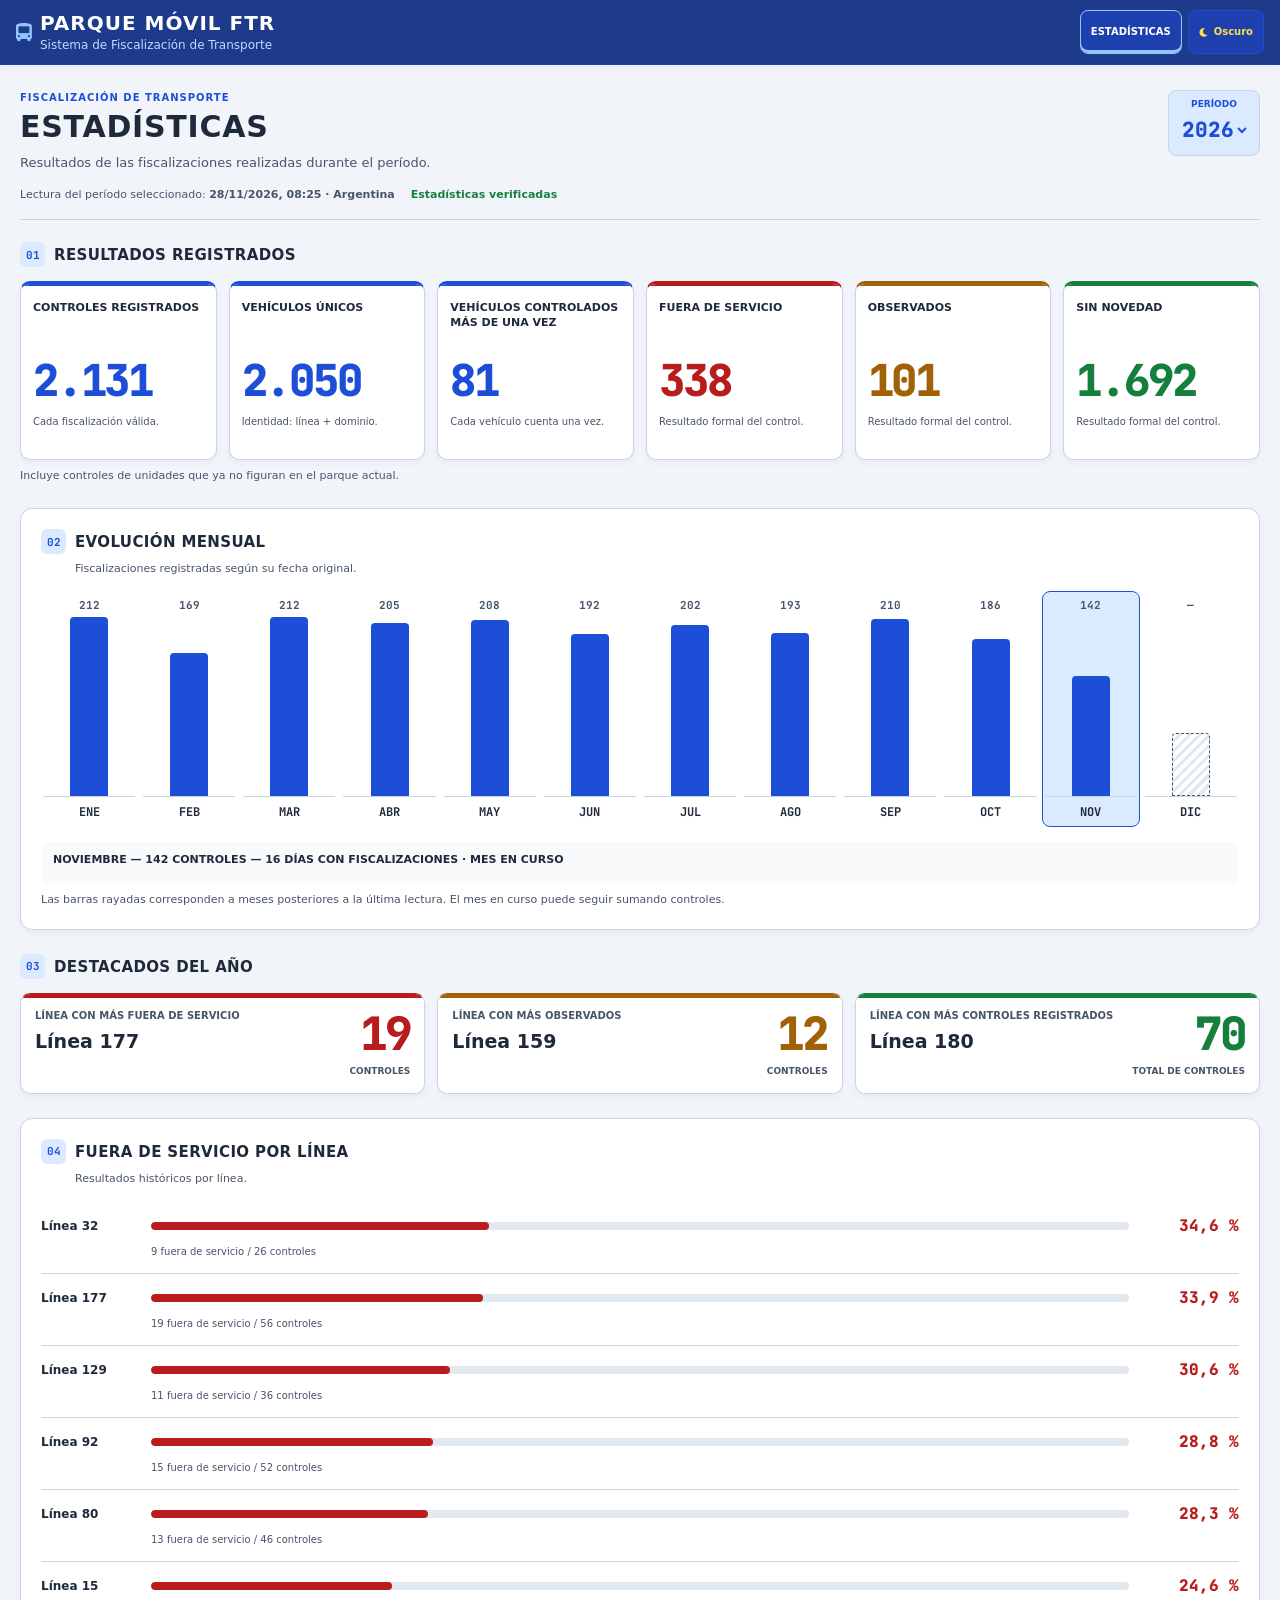
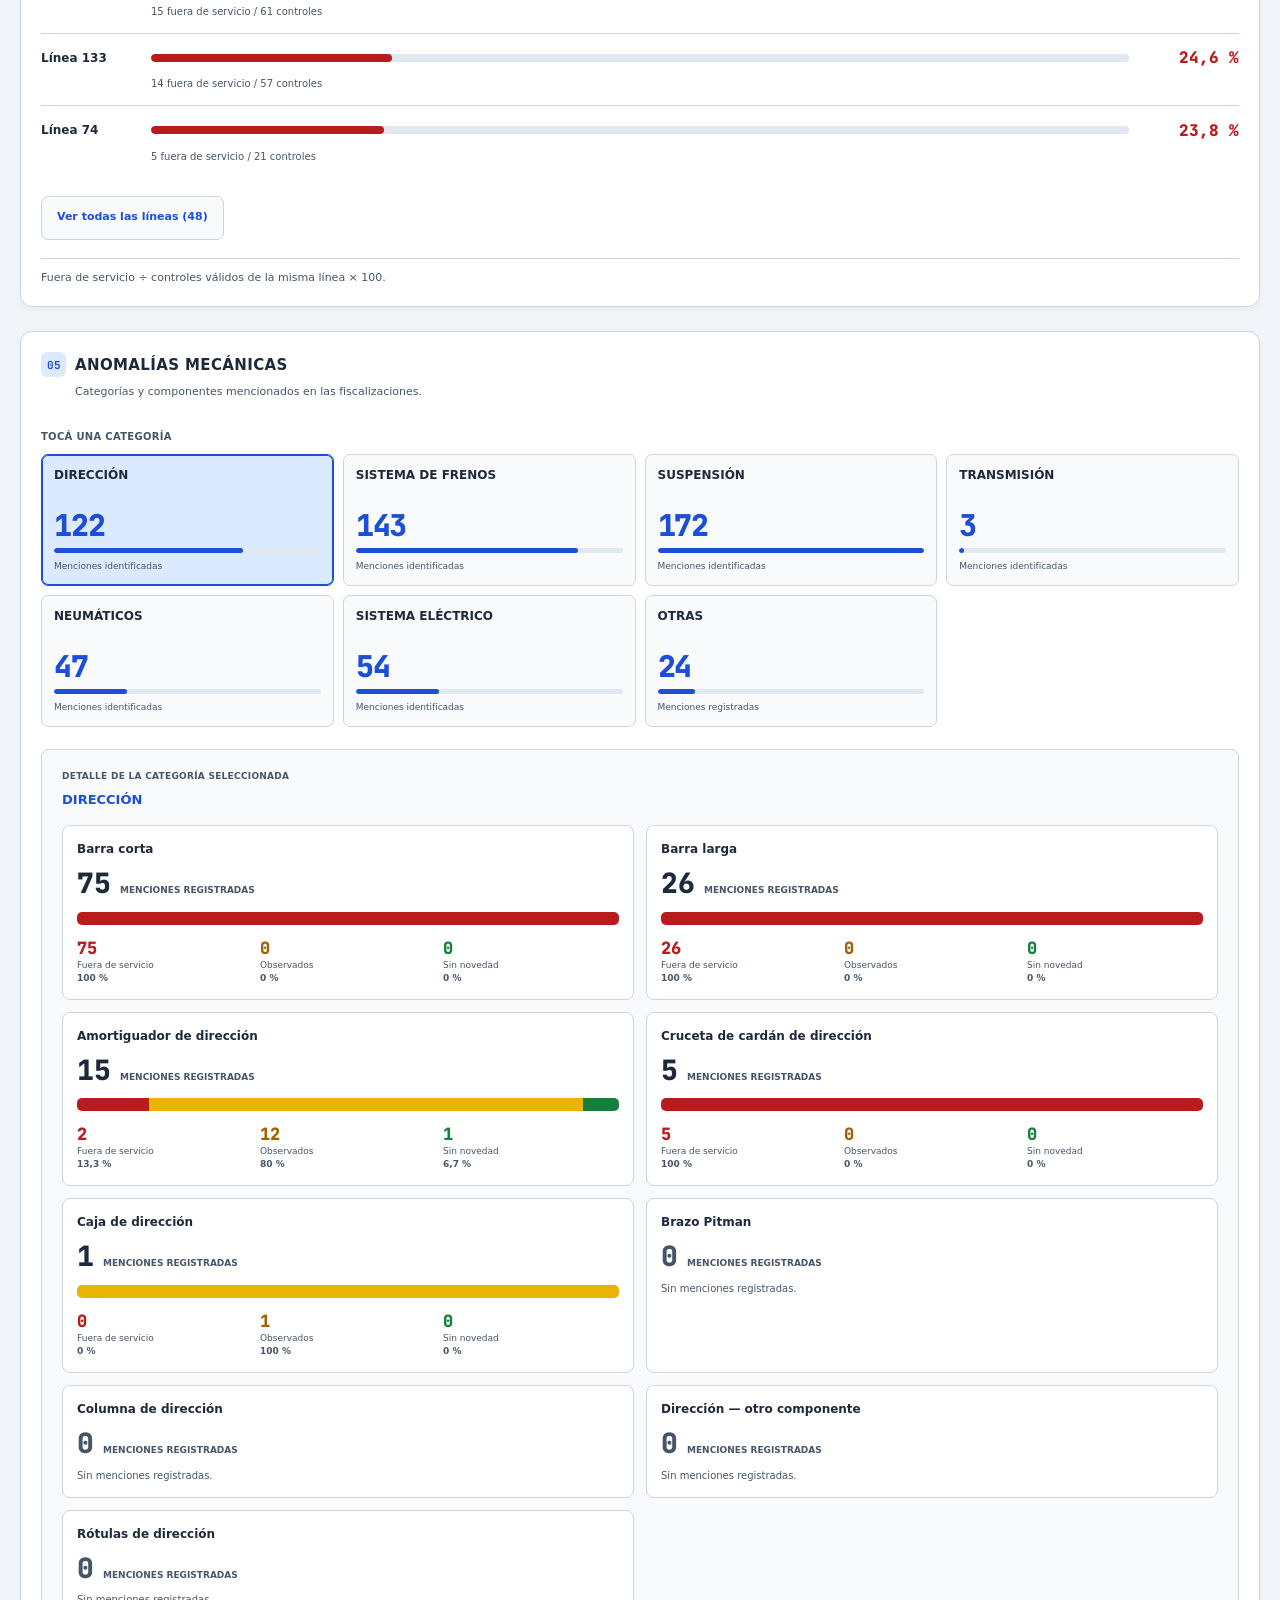
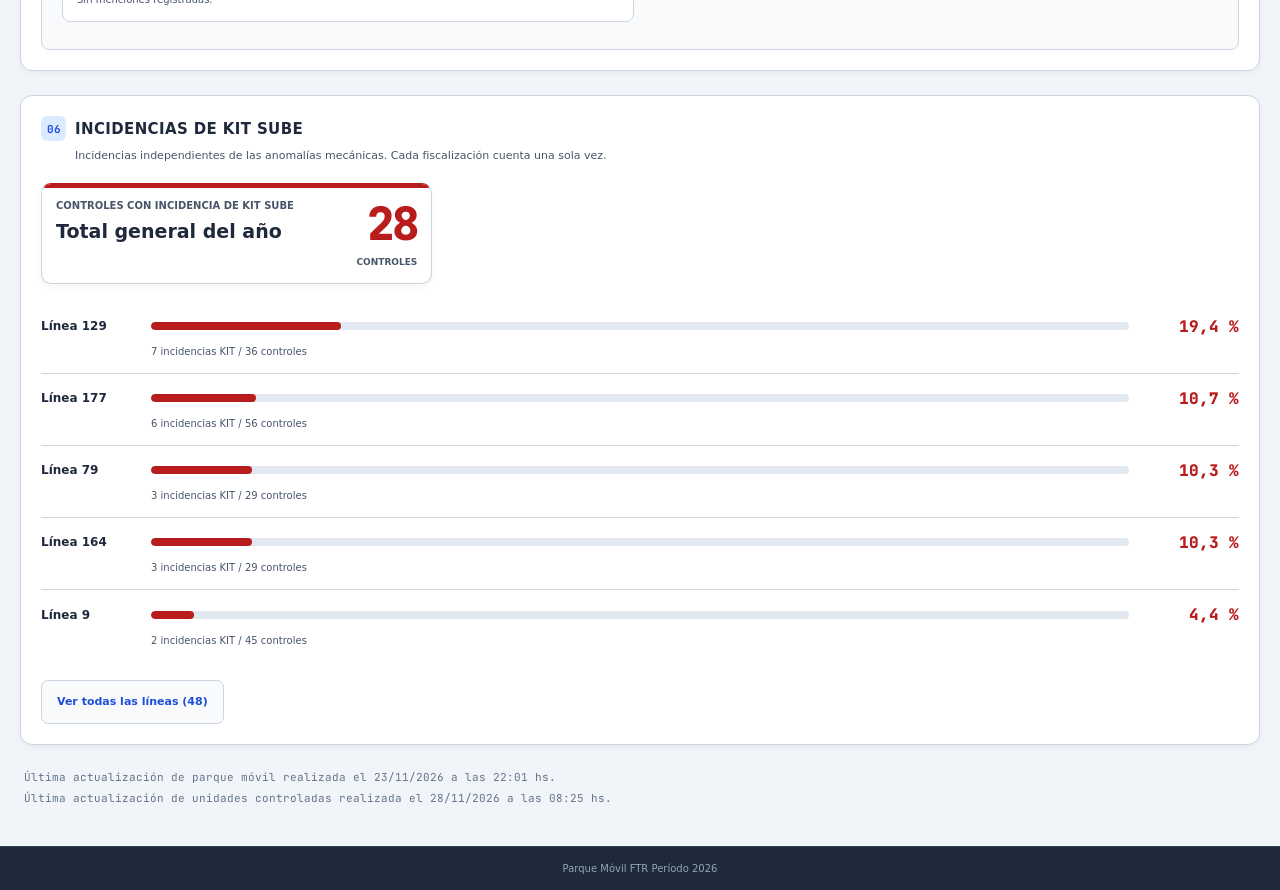
<file: estadisticas.html>
<!DOCTYPE html>
<html lang="es" class="light">
<head>
  <meta charset="utf-8">
  <meta name="viewport" content="width=device-width, initial-scale=1">
  <meta name="robots" content="noindex">
  <title>Estadísticas — Parque Móvil FTR</title>
  <link rel="preconnect" href="https://fonts.googleapis.com">
  <link rel="preconnect" href="https://fonts.gstatic.com" crossorigin>
  <link href="https://fonts.googleapis.com/css2?family=JetBrains+Mono:wght@700;800&display=swap" rel="stylesheet">
  <link href="https://cdnjs.cloudflare.com/ajax/libs/font-awesome/6.0.0/css/all.min.css" rel="stylesheet">
  <link rel="stylesheet" href="ftr-estadisticas.css?v=20261025-kit-porcentajes">
  <script>try { document.documentElement.classList.toggle('dark', localStorage.getItem('theme') === 'dark' || (!localStorage.getItem('theme') && matchMedia('(prefers-color-scheme: dark)').matches)); } catch (_) {}</script>
  <script src="ftr-datos.js" defer></script>
  <script src="ftr-estadisticas.js?v=20261026-catalogo8" defer></script>
<link rel="stylesheet" href="ftr-navegacion.css">
</head>
<body>
  <header class="site-header">
    <div class="header-inner ftr-header-row">
      <a href="index.html" class="brand ftr-brand" aria-label="Parque Móvil FTR — Inicio"><i class="fa-solid fa-bus-simple" aria-hidden="true"></i><div><div class="brand-title">Parque Móvil FTR</div><p>Sistema de Fiscalización de Transporte</p></div></a>
      <div class="ftr-header-actions"><a href="estadisticas.html" class="ftr-statistics-link" aria-current="page">ESTADÍSTICAS</a><button id="themeButton" class="theme-button" type="button" aria-label="Cambiar a modo oscuro"><i id="themeIcon" class="fa-solid fa-moon" aria-hidden="true"></i><span id="themeText">Oscuro</span></button></div>
    </div>
  </header>
  <main id="statistics" data-status="loading">
    <div class="page-heading"><div><p class="eyebrow">FISCALIZACIÓN DE TRANSPORTE</p><h1>ESTADÍSTICAS</h1><p class="subtitle">Resultados de las fiscalizaciones realizadas durante el período.</p></div><div class="period-badge"><label for="periodSelect">PERÍODO</label><select id="periodSelect" aria-label="Período estadístico" disabled><option>—</option></select></div></div>
    <div class="reading-meta"><p>Lectura del período seleccionado: <time id="lastRead">—</time></p><span id="availability" class="availability" role="status">Verificando datos…</span></div>
    <p id="loadError" class="notice" hidden></p>
    <p id="historicalNote" class="section-note historical-note" hidden></p>
    <noscript><p class="notice">Activá JavaScript para consultar las estadísticas y sus gráficos.</p></noscript>

    <section aria-labelledby="resultsTitle">
      <div class="section-heading"><span class="section-number" aria-hidden="true">01</span><h2 id="resultsTitle">RESULTADOS REGISTRADOS</h2></div>
      <div id="metrics" class="metric-grid" aria-busy="true"></div>
      <p class="section-note">Incluye controles de unidades que ya no figuran en el parque actual.</p>
    </section>

    <section class="panel" aria-labelledby="monthlyTitle">
      <div class="section-heading"><span class="section-number" aria-hidden="true">02</span><div><h2 id="monthlyTitle">EVOLUCIÓN MENSUAL</h2><p class="section-note">Fiscalizaciones registradas según su fecha original.</p></div></div>
      <div id="months" class="month-chart" role="group" aria-label="Controles registrados por mes"></div>
      <p id="monthSelection" class="chart-selection" aria-live="polite">Tocá un mes para consultar controles y días con fiscalizaciones.</p>
      <p class="section-note">Las barras rayadas corresponden a meses posteriores a la última lectura. El mes en curso puede seguir sumando controles.</p>
    </section>

    <section aria-labelledby="highlightsTitle">
      <div class="section-heading"><span class="section-number" aria-hidden="true">03</span><h2 id="highlightsTitle">DESTACADOS DEL AÑO</h2></div>
      <div id="highlights" class="highlight-grid"></div>
    </section>

    <section class="panel" aria-labelledby="proportionTitle">
      <div class="section-heading"><span class="section-number" aria-hidden="true">04</span><div><h2 id="proportionTitle">FUERA DE SERVICIO POR LÍNEA</h2><p class="section-note">Resultados históricos por línea.</p></div></div>
      <div id="ratios" class="ratio-list"></div>
      <button id="showLines" type="button" class="secondary-button" aria-expanded="false" hidden>Ver todas las líneas</button>
      <div id="smallSamples" hidden><h3 class="subheading">MUESTRAS PEQUEÑAS O SIN CONTROLES</h3><p class="section-note">Se muestran aparte. Con pocos controles, un caso puede cambiar mucho el porcentaje.</p><div id="smallRatios" class="ratio-list"></div></div>
      <p class="section-note formula">Fuera de servicio ÷ controles válidos de la misma línea × 100.</p>
    </section>

    <section class="panel" aria-labelledby="mechanicsTitle">
      <div class="section-heading"><span class="section-number" aria-hidden="true">05</span><div><h2 id="mechanicsTitle">ANOMALÍAS MECÁNICAS</h2><p class="section-note">Categorías y componentes mencionados en las fiscalizaciones.</p></div></div>
      <p id="mechanicsStatus" class="notice">Sin análisis disponible.</p>
      <div class="mechanics-layout"><div><p class="subheading">TOCÁ UNA CATEGORÍA</p><div id="categories" class="category-list" role="group" aria-label="Categorías mecánicas"></div></div><div id="componentPanel" class="component-panel" role="region" aria-labelledby="componentTitle" aria-live="polite"><p class="subheading">DETALLE DE LA CATEGORÍA SELECCIONADA</p><h3 id="componentTitle">DIRECCIÓN</h3><div id="components" class="component-grid"></div><p id="componentNote" class="section-note"></p></div></div>
    </section>
    <section class="panel" aria-labelledby="kitTitle">
      <div class="section-heading"><span class="section-number" aria-hidden="true">06</span><div><h2 id="kitTitle">INCIDENCIAS DE KIT SUBE</h2><p class="section-note">Incidencias independientes de las anomalías mecánicas. Cada fiscalización cuenta una sola vez.</p></div></div>
      <div class="highlight-grid kit-highlights"><div class="highlight red kit-highlight"><div><h3>CONTROLES CON INCIDENCIA DE KIT SUBE</h3><p class="winner">Total general del año</p></div><div><p id="kitTotal" class="count">—</p><p class="unit">CONTROLES</p></div></div></div>
      <p id="kitStatus" class="section-note" role="status"></p><div id="kitLines" class="ratio-list" role="group" aria-label="Incidencias KIT por línea"></div>
      <p id="kitDetail" class="chart-selection" aria-live="polite"></p>
      <button id="showKitLines" class="secondary-button" type="button" aria-controls="kitLines" aria-expanded="false" hidden>Ver todas las líneas</button>
    </section>
    <div class="ftr-update-dates"><div id="fechaParque">Última actualización de parque móvil realizada el -</div><div id="fechaControlados">Última actualización de unidades controladas realizada el -</div></div>
  </main>
  <footer>Parque Móvil FTR <span id="footerPeriod"></span></footer>
</body>
</html>
</file>
<file: ftr-estadisticas.css>
:root{color-scheme:light;--bg:#f1f5f9;--panel:#fff;--ink:#1e293b;--muted:#475569;--line:#cbd5e1;--soft:#f8fafc;--blue:#1d4ed8;--blue-soft:#dbeafe;--red:#b91c1c;--orange:#92400e;--green:#15803d;--track:#e2e8f0;--shadow:0 3px 7px #0f172a0b}
:root.dark{color-scheme:dark;--bg:#020617;--panel:#0f172a;--ink:#f1f5f9;--muted:#94a3b8;--line:#334155;--soft:#1e293b;--blue:#60a5fa;--blue-soft:#172554;--red:#f87171;--orange:#fbbf24;--green:#4ade80;--track:#263449;--shadow:0 3px 7px #0002}
*{box-sizing:border-box}body{margin:0;background:var(--bg);color:var(--ink);font-family:ui-sans-serif,system-ui,-apple-system,BlinkMacSystemFont,"Segoe UI",sans-serif;line-height:1.5}button{font:inherit;color:inherit;cursor:pointer}button:focus-visible{outline:3px solid var(--blue);outline-offset:3px}button:disabled{cursor:default}p,h1,h2,h3{margin:0}[hidden]{display:none!important}.site-header{background:#1e3a8a;color:#fff;border-bottom:1px solid #1e40af;box-shadow:var(--shadow)}.dark .site-header{background:#0f172a;border-color:#1e293b}.header-inner{max-width:1280px;margin:auto;padding:10px 12px;display:flex;justify-content:space-between;align-items:center;gap:8px}.brand{display:flex;align-items:center;gap:8px}.brand>i{font-size:18px;color:#93c5fd}.brand-title{font-size:16px;font-weight:900;letter-spacing:.05em;line-height:1.25;text-transform:uppercase}.brand p{font-size:9px;color:#bfdbfe}.dark .brand p{color:#94a3b8}.theme-button{display:flex;align-items:center;justify-content:center;gap:5px;min-width:44px;min-height:44px;background:#1e40af;border:1px solid #1d4ed8;border-radius:8px;color:#fde047;font-weight:700;font-size:11px;padding:7px}.dark .theme-button{background:#1e293b;border-color:#334155}.theme-button span{display:none}main{max-width:1280px;padding:22px 12px 32px;margin:auto}.page-heading{display:flex;align-items:flex-start;justify-content:space-between;gap:12px}.eyebrow{font-size:9px;letter-spacing:.1em;color:var(--blue);font-weight:800;margin-bottom:4px}h1{font-size:25px;letter-spacing:.025em;font-weight:900;line-height:1.2}.subtitle{font-size:12px;color:var(--muted);max-width:480px;margin-top:8px}.period-badge{flex-shrink:0;text-align:center;background:var(--blue-soft);border:1px solid var(--line);border-radius:8px;color:var(--blue);font-size:9px;font-weight:800;padding:7px 10px}.period-badge strong{display:block;font:800 21px "JetBrains Mono",monospace}.reading-meta{display:flex;flex-wrap:wrap;align-items:center;gap:8px 16px;padding:14px 0 16px;color:var(--muted);font-size:10px;border-bottom:1px solid var(--line);margin-bottom:22px}.reading-meta time{font-weight:700}.availability{font-weight:700;color:var(--green)}.availability.error{color:var(--orange)}section{margin:0 0 24px}.section-heading{display:flex;align-items:flex-start;gap:9px;margin-bottom:14px}.section-number{display:inline-flex;align-items:center;justify-content:center;flex-shrink:0;background:var(--blue-soft);color:var(--blue);width:25px;height:25px;border-radius:6px;font:700 11px "JetBrains Mono",monospace}h2{font-size:13px;line-height:1.4;font-weight:900;letter-spacing:.025em;padding-top:3px}.section-note{font-size:11px;line-height:1.6;color:var(--muted);margin-top:7px}.panel{background:var(--panel);border:1px solid var(--line);border-radius:12px;padding:16px 12px;box-shadow:var(--shadow)}.metric-grid{display:grid;grid-template-columns:repeat(2,minmax(0,1fr));gap:9px}.metric{position:relative;min-width:0;padding:14px 12px;background:var(--panel);border:1px solid var(--line);border-top:3px solid var(--blue);border-radius:10px;box-shadow:var(--shadow)}.metric-label{font-size:10px;font-weight:800;line-height:1.4;min-height:42px;max-width:170px}.metric-value{font:800 29px "JetBrains Mono",monospace;letter-spacing:-.05em;line-height:1.4;color:var(--blue)}.metric-help{font-size:10px;color:var(--muted);line-height:1.4;min-height:28px}.metric.red{border-top-color:var(--red)}.metric.red .metric-value{color:var(--red)}.metric.orange{border-top-color:var(--orange)}.metric.orange .metric-value{color:var(--orange)}.metric.green{border-top-color:var(--green)}.metric.green .metric-value{color:var(--green)}.month-chart{display:grid;grid-template-columns:repeat(6,minmax(0,1fr));gap:16px 4px}.month{border:0;border-radius:7px;background:transparent;padding:6px 2px;min-width:0;min-height:44px}.month[aria-pressed=true]{background:var(--blue-soft);outline:1px solid var(--blue)}.bar-well{display:flex;align-items:flex-end;justify-content:center;height:108px;width:100%;border-bottom:1px solid var(--line)}.month-bar{width:min(70%,38px);height:var(--height,0%);background:var(--blue);border-radius:4px 4px 0 0;min-height:2px}.month.future .month-bar{height:35%;min-height:20px;border:1px dashed var(--muted);background:repeating-linear-gradient(135deg,transparent,transparent 4px,var(--track) 4px,var(--track) 7px)}.month.zero .month-bar{height:2px;background:var(--muted)}.month-label{display:block;margin-top:7px;font:700 10px "JetBrains Mono",monospace}.month-number{display:block;font:700 10px "JetBrains Mono",monospace;color:var(--muted);margin-bottom:5px}.chart-selection{border-radius:7px;background:var(--soft);padding:10px 12px;font-size:11px;font-weight:800;min-height:42px;margin-top:16px}.highlight-grid{display:grid;gap:9px}.highlight{padding:14px;border:1px solid var(--line);border-radius:10px;background:var(--panel);display:grid;grid-template-columns:minmax(0,1fr) auto;gap:9px;align-items:center;box-shadow:var(--shadow)}.highlight h3{font-size:10px;font-weight:800;line-height:1.5;color:var(--muted)}.highlight .winner{font-size:19px;font-weight:900;margin-top:4px}.highlight .count{font:800 25px "JetBrains Mono",monospace;color:var(--blue);text-align:right}.highlight .unit{font-size:9px;color:var(--muted);text-align:right}.tie{font-size:10px;color:var(--muted)}.ranking-note{font-size:11px;line-height:1.6;color:var(--muted);padding:10px 12px;background:var(--soft);border-radius:7px;margin-bottom:17px}.ratio-list{display:grid;gap:14px}.ratio-row{min-width:0}.ratio-label{display:flex;justify-content:space-between;gap:8px;align-items:baseline;font-size:12px;font-weight:800}.ratio-value{font:800 15px "JetBrains Mono",monospace;color:var(--red)}.track{height:7px;border-radius:4px;background:var(--track);overflow:hidden;margin:6px 0}.fill{height:100%;width:var(--width,0%);background:var(--red);border-radius:4px}.ratio-detail{font-size:10px;color:var(--muted)}.secondary-button{min-height:44px;margin-top:18px;border:1px solid var(--line);border-radius:7px;padding:9px 15px;font-size:11px;font-weight:800;background:var(--soft);color:var(--blue)}.secondary-button:hover{background:var(--blue-soft)}.subheading{font-size:10px;font-weight:800;letter-spacing:.03em;margin:14px 0 10px;color:var(--muted)}.formula{margin-top:18px;border-top:1px solid var(--line);padding-top:10px}.notice{background:var(--soft);border-left:3px solid var(--blue);border-radius:0 7px 7px 0;padding:12px;font-size:11px;line-height:1.6}.mechanics-layout{display:grid;gap:16px;margin-top:12px}.category-list{display:grid;gap:7px}.category{background:var(--soft);border:1px solid transparent;border-radius:7px;padding:12px;text-align:left;min-height:57px;width:100%}.category[aria-pressed=true]{background:var(--blue-soft);border-color:var(--blue)}.category-label{display:flex;align-items:center;justify-content:space-between;gap:8px;font-size:11px;font-weight:800}.category-value{font:700 12px "JetBrains Mono",monospace;color:var(--blue)}.category .track{height:5px;margin-bottom:0}.category .fill{background:var(--blue)}.category.pending .track{background:repeating-linear-gradient(135deg,var(--track),var(--track) 4px,transparent 4px,transparent 7px)}.component-panel{border:1px solid var(--line);border-radius:8px;padding:15px;background:var(--soft);align-self:start}.component-panel h3{font-size:13px;font-weight:900;color:var(--blue);margin-bottom:8px}.component{padding:10px 0;border-bottom:1px solid var(--line)}.component:last-child{border-bottom:0}.component-label{display:flex;justify-content:space-between;gap:10px;font-size:12px;font-weight:700}.component-count{font-family:"JetBrains Mono",monospace;flex-shrink:0}.component-states{font-size:10px;color:var(--muted);margin-top:5px;line-height:1.6}.mechanics-note{margin-top:15px}.empty{font-size:12px;color:var(--muted);padding:12px 0}footer{background:#1e293b;color:#94a3b8;text-align:center;font-size:10px;padding:14px;border-top:1px solid #334155}.dark footer{background:#020617}
@media(min-width:640px){.brand-title{font-size:20px}.brand p{font-size:12px}.theme-button span{display:inline}.header-inner{padding:10px 16px}main{padding:25px 20px 40px}.eyebrow{font-size:10px}h1{font-size:30px}.subtitle{font-size:13px}.reading-meta{font-size:11px}.panel{padding:20px}.metric-grid{grid-template-columns:repeat(3,minmax(0,1fr));gap:12px}.metric-label{font-size:11px}.highlight-grid{grid-template-columns:repeat(3,minmax(0,1fr));gap:12px}.highlight{display:block}.highlight .count,.highlight .unit{text-align:left}.highlight .count{margin-top:10px}.mechanics-layout{grid-template-columns:1fr 1fr;gap:22px}.month-chart{grid-template-columns:repeat(12,minmax(0,1fr))}.bar-well{height:158px}.month-label{font-size:10px}h2{font-size:15px}.ratio-list{grid-template-columns:repeat(2,minmax(0,1fr));gap:16px 28px}.ratio-value{font-size:16px}}
@media(min-width:1180px){.metric-grid{grid-template-columns:repeat(6,minmax(0,1fr))}.metric-value{font-size:32px}.metric-label{min-height:46px}.bar-well{height:180px}.month-label{font-size:12px}.month-number{font-size:11px}.highlight{display:grid}.highlight .count,.highlight .unit{text-align:right}.highlight .count{margin-top:0}}
@media(prefers-reduced-motion:no-preference){button{transition:background-color .15s,border-color .15s}}

/* V2: conservar la composición FTR; enfatizar cifras y ordenar los detalles. */
:root { --orange:#a16207; --amber-bar:#eab308; --neutral:#64748b; }
:root.dark { --orange:#fbbf24; --amber-bar:#fbbf24; --neutral:#94a3b8; }
select { font:inherit; }
select:focus-visible { outline:3px solid var(--blue); outline-offset:3px; }
.period-badge { padding:7px 9px; min-width:86px; }
.period-badge label { display:block; }
.period-badge select { display:block; width:100%; min-height:36px; background:transparent; color:var(--blue); border:0; font:800 21px "JetBrains Mono",monospace; cursor:pointer; }
.period-badge option { color:var(--ink); background:var(--panel); }
.historical-note { margin:-10px 0 22px; padding:10px 12px; border-left:3px solid var(--blue); background:var(--soft); }
.metric { padding:15px 12px; display:grid; grid-template-rows:minmax(42px,auto) 1fr auto; gap:8px; }
.metric-value { font-size:clamp(36px,9vw,44px); line-height:1.2; align-self:center; font-variant-numeric:tabular-nums; }
.metric-label { min-height:42px; }
.metric-help { min-height:28px; }
.highlight { align-items:start; }
.highlight .count { font-size:40px; line-height:1.15; letter-spacing:-.06em; font-variant-numeric:tabular-nums; }
.highlight.red .count { color:var(--red); }
.highlight.orange .count { color:var(--orange); }
.highlight.green .count { color:var(--green); }
.highlight .unit { margin-top:5px; font-size:9px; font-weight:700; }
.ratio-list { grid-template-columns:minmax(0,1fr); gap:0; }
.ratio-row { padding:12px 0; border-bottom:1px solid var(--line); }
.ratio-row:last-child { border:0; }
.ratio-label { min-height:24px; }
.ratio-value { min-width:80px; text-align:right; font-variant-numeric:tabular-nums; }
.ratio-row .track { height:8px; }
.ratio-detail { line-height:1.5; }
.mechanics-layout { grid-template-columns:minmax(0,1fr); gap:22px; }
.category-list { grid-template-columns:repeat(2,minmax(0,1fr)); gap:9px; }
.category { padding:12px; min-width:0; border-color:var(--line); }
.category-label { display:flex; flex-direction:column; align-items:flex-start; gap:7px; font-size:11px; line-height:1.4; }
.category-label>span:first-child { min-height:31px; }
.category-value { font-size:30px; font-weight:800; line-height:1.15; letter-spacing:-.04em; }
.category-unit { display:block; color:var(--muted); font-size:9px; margin-top:7px; line-height:1.4; }
.category[aria-pressed=true] { box-shadow:inset 0 0 0 1px var(--blue); }
.component-panel { width:100%; padding:14px; }
.component-panel>.subheading { margin:0 0 7px; font-size:9px; }
.component-panel h3 { margin-bottom:15px; }
.component-grid { display:grid; grid-template-columns:minmax(0,1fr); gap:12px; }
.component { min-width:0; padding:14px; border:1px solid var(--line); border-radius:8px; background:var(--panel); }
.component:last-child { border:1px solid var(--line); }
.component-name { font-size:12px; font-weight:800; margin:0; line-height:1.5; }
.component-total { display:flex; align-items:baseline; gap:9px; margin:8px 0; }
.component-count { font:800 28px "JetBrains Mono",monospace; line-height:1.2; }
.component-total>span { color:var(--muted); font-size:9px; font-weight:700; }
.component-status { color:var(--muted); font-size:10px; margin-top:5px; }
.empty-component .component-count { color:var(--muted); }
.state-bar { width:100%; height:13px; border-radius:5px; overflow:hidden; display:flex; background:var(--track); margin:12px 0; }
.state-segment { display:block; width:var(--share); height:100%; flex-shrink:0; }
.state-segment.red { background:var(--red); }
.state-segment.orange { background:var(--amber-bar); }
.state-segment.green { background:var(--green); }
.state-segment.neutral { background:var(--neutral); }
.state-legend { display:grid; grid-template-columns:repeat(3,minmax(0,1fr)); gap:9px 7px; }
.state-item { display:flex; flex-direction:column; align-items:flex-start; font-size:9px; line-height:1.45; color:var(--muted); }
.state-item strong { font:800 17px "JetBrains Mono",monospace; }
.state-item.red strong { color:var(--red); }
.state-item.orange strong { color:var(--orange); }
.state-item.green strong { color:var(--green); }
.state-item.neutral { grid-column:1/-1; display:flex; flex-direction:row; gap:7px; align-items:baseline; border-top:1px solid var(--line); padding-top:8px; }
.state-percent { font-weight:700; }
@media(min-width:640px) {
  .metric-value { font-size:44px; }
  .category-list { grid-template-columns:repeat(3,minmax(0,1fr)); }
  .category-label { font-size:12px; }
  .category-label>span:first-child { min-height:34px; }
  .component-grid { grid-template-columns:repeat(2,minmax(0,1fr)); }
  .component-panel { padding:20px; }
  .highlight .count { font-size:44px; }
}
@media(min-width:960px) {
  .category-list { grid-template-columns:repeat(4,minmax(0,1fr)); }
  .ratio-row { display:grid; grid-template-columns:90px minmax(0,1fr) 90px; column-gap:20px; row-gap:4px; align-items:center; min-height:72px; }
  .ratio-label { display:contents; }
  .ratio-label>span:first-child { grid-column:1; grid-row:1; }
  .ratio-value { grid-column:3; grid-row:1; }
  .ratio-row .track { grid-column:2; grid-row:1; margin:0; }
  .ratio-detail { grid-column:2/4; grid-row:2; }
}
@media(min-width:1180px) {
  .metric { padding:16px 12px; }
  .metric-label { min-height:46px; }
  .highlight .count { font-size:46px; }
  .highlight { grid-template-columns:minmax(0,1fr) auto; }
}

/* Acentos de 5 px dentro de las tarjetas: no desplazan contenido. */
.metric,.highlight{position:relative;overflow:hidden}
.metric::before,.highlight::before{content:"";position:absolute;inset:0 0 auto;height:2px;background:var(--blue);pointer-events:none}
.highlight::before{height:4px}
.highlight{border-top-color:var(--blue)}
.highlight.red{border-top-color:var(--red)}
.highlight.orange{border-top-color:var(--orange)}
.highlight.green{border-top-color:var(--green)}
.metric.red::before,.highlight.red::before{background:var(--red)}
.metric.orange::before,.highlight.orange::before{background:var(--orange)}
.metric.green::before,.highlight.green::before{background:var(--green)}

.page-heading>div:first-child{min-width:0}
@media(max-width:359px){.page-heading{gap:8px}.page-heading h1{font-size:22px}.period-badge{min-width:78px}.header-inner .brand-title{overflow-wrap:anywhere}}

/* Sections 04 and 06 share ratioRow and all row/bar/button styles. */
.ratio-row .track,.ratio-row .fill,.ratio-detail{display:block}
button.ratio-row{font:inherit;color:inherit;background:transparent;text-align:left;width:100%;border-top:0;border-left:0;border-right:0}
button.ratio-row:hover,button.ratio-row[aria-pressed=true]{background:var(--soft)}
.kit-highlights{margin:18px 0;grid-template-columns:minmax(0,1fr)}
@media(min-width:960px){.kit-highlights{grid-template-columns:repeat(3,minmax(0,1fr))}}
.kit-highlight{display:grid;grid-template-columns:minmax(0,1fr) auto}
.kit-highlight .count,.kit-highlight .unit{text-align:right}.kit-highlight .count{margin-top:0}
#kitDetail:empty{display:none}
</file>
<file: ftr-navegacion.css>
/* La navegación comparte el encabezado existente, incluido en teléfonos. */
.ftr-header-row{gap:10px;flex-wrap:wrap}
.ftr-brand{display:flex;align-items:center;gap:8px;min-width:0;color:inherit;text-decoration:none;border-radius:6px;cursor:pointer}
.ftr-brand:hover{opacity:.88}
.ftr-brand:focus-visible,.ftr-header-actions a:focus-visible,.ftr-header-actions button:focus-visible{outline:3px solid #facc15;outline-offset:3px}
.ftr-header-actions{display:flex;align-items:center;gap:6px;flex-shrink:0;margin-left:auto}
.ftr-header-actions button,.ftr-statistics-link{display:flex;align-items:center;justify-content:center;min-height:44px;min-width:44px;border:1px solid #1d4ed8;border-radius:8px;background:#1e40af;padding:7px 10px;font-size:10px;font-weight:800;line-height:1.2;text-decoration:none;color:#fff;white-space:nowrap}
.ftr-header-actions button{color:#fde047}
.dark .ftr-header-actions button,.dark .ftr-statistics-link{background:#1e293b;border-color:#334155}
.ftr-statistics-link:hover{background:#1d4ed8}
.ftr-statistics-link[aria-current=page]{box-shadow:inset 0 -3px #93c5fd;border-color:#93c5fd}
.ftr-line-heading{flex:1;text-align:center;min-width:110px}
@media(max-width:639px){.ftr-header-row .ftr-brand{flex:1;min-width:130px}.ftr-brand .brand-title,.ftr-brand h1{font-size:14px;letter-spacing:.025em}.ftr-brand p{font-size:9px}.ftr-header-row .ftr-line-heading{order:3;flex-basis:100%;margin:0}.ftr-header-actions{gap:5px}.ftr-statistics-link{padding:7px;font-size:9px}}

/* Mismo bloque de actualizaciones en inicio y estadísticas. */
.ftr-update-dates{margin-top:16px;padding:0 4px;color:#64748b;font:400 10px/1.5 "JetBrains Mono",monospace;overflow-wrap:anywhere}
.dark .ftr-update-dates{color:#94a3b8}
.ftr-update-dates>div+div{margin-top:4px}
@media(min-width:640px){.ftr-update-dates{font-size:11px}}
</file>
